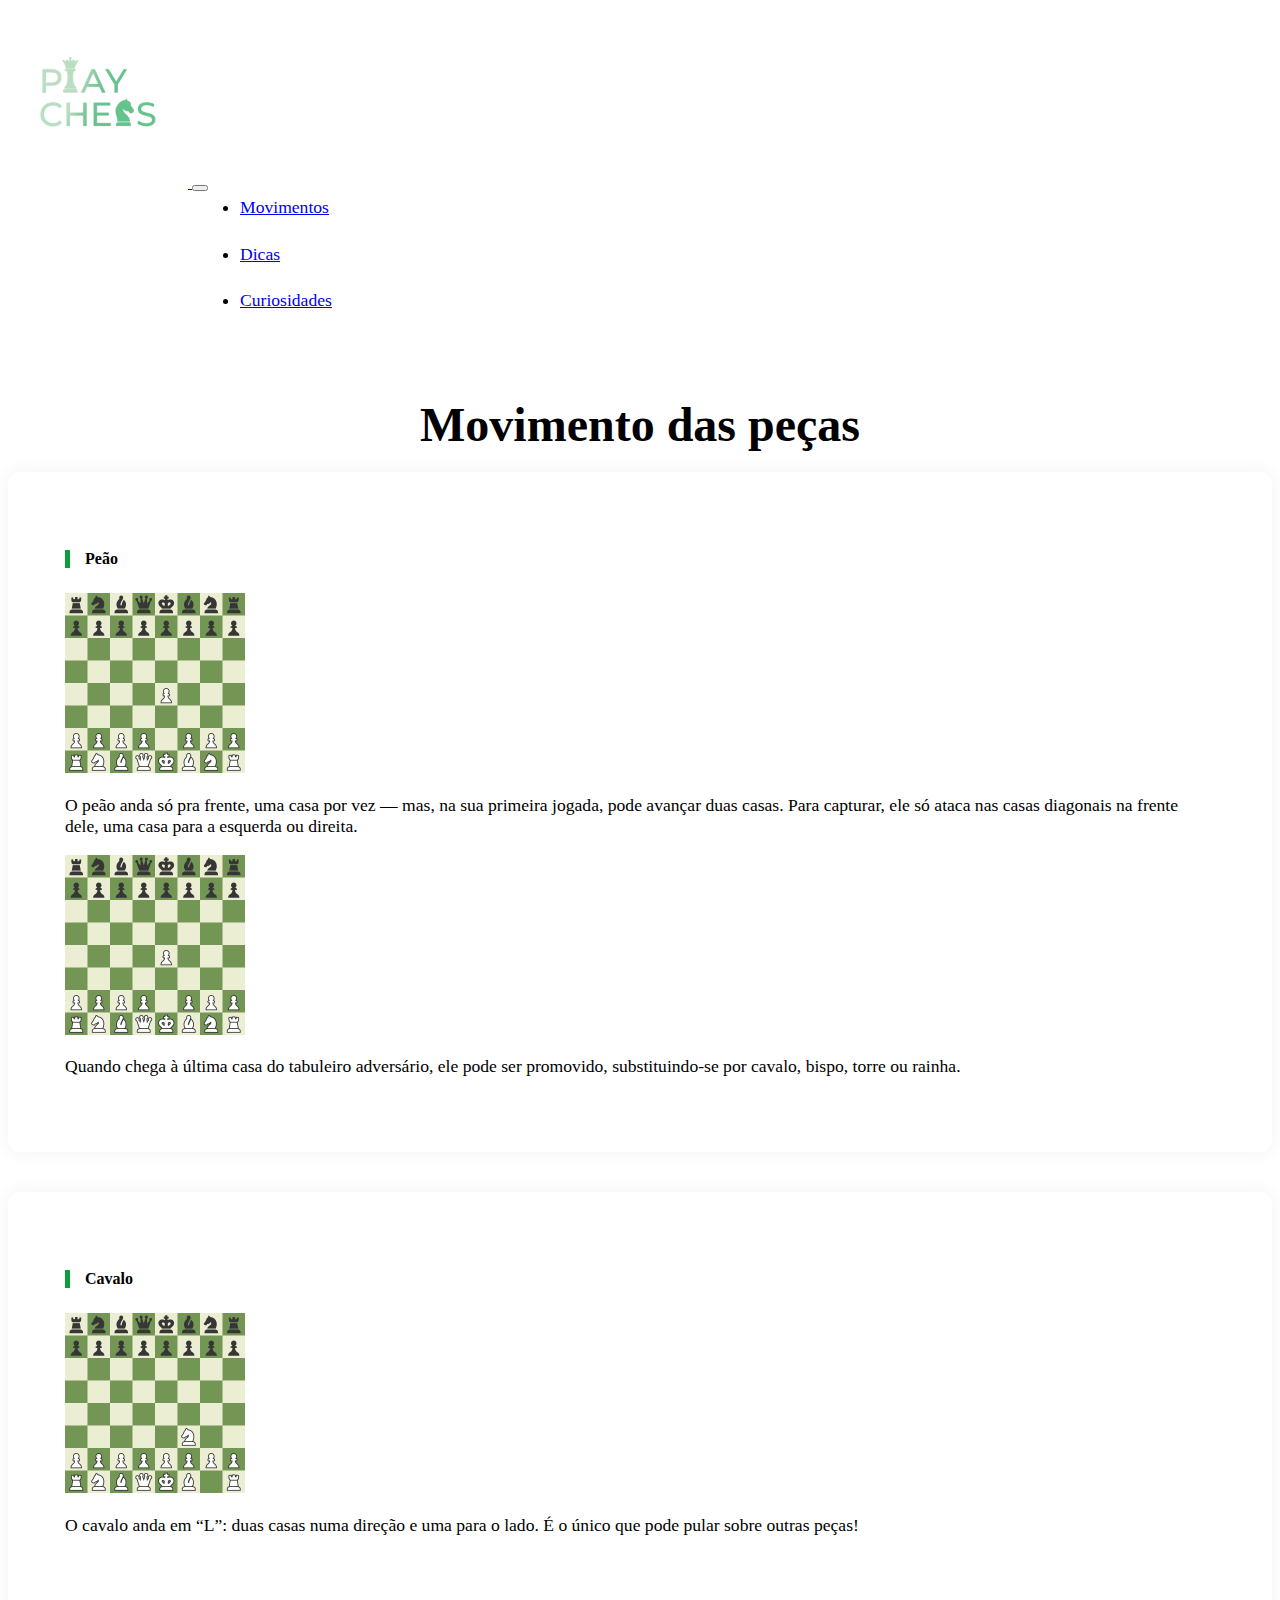
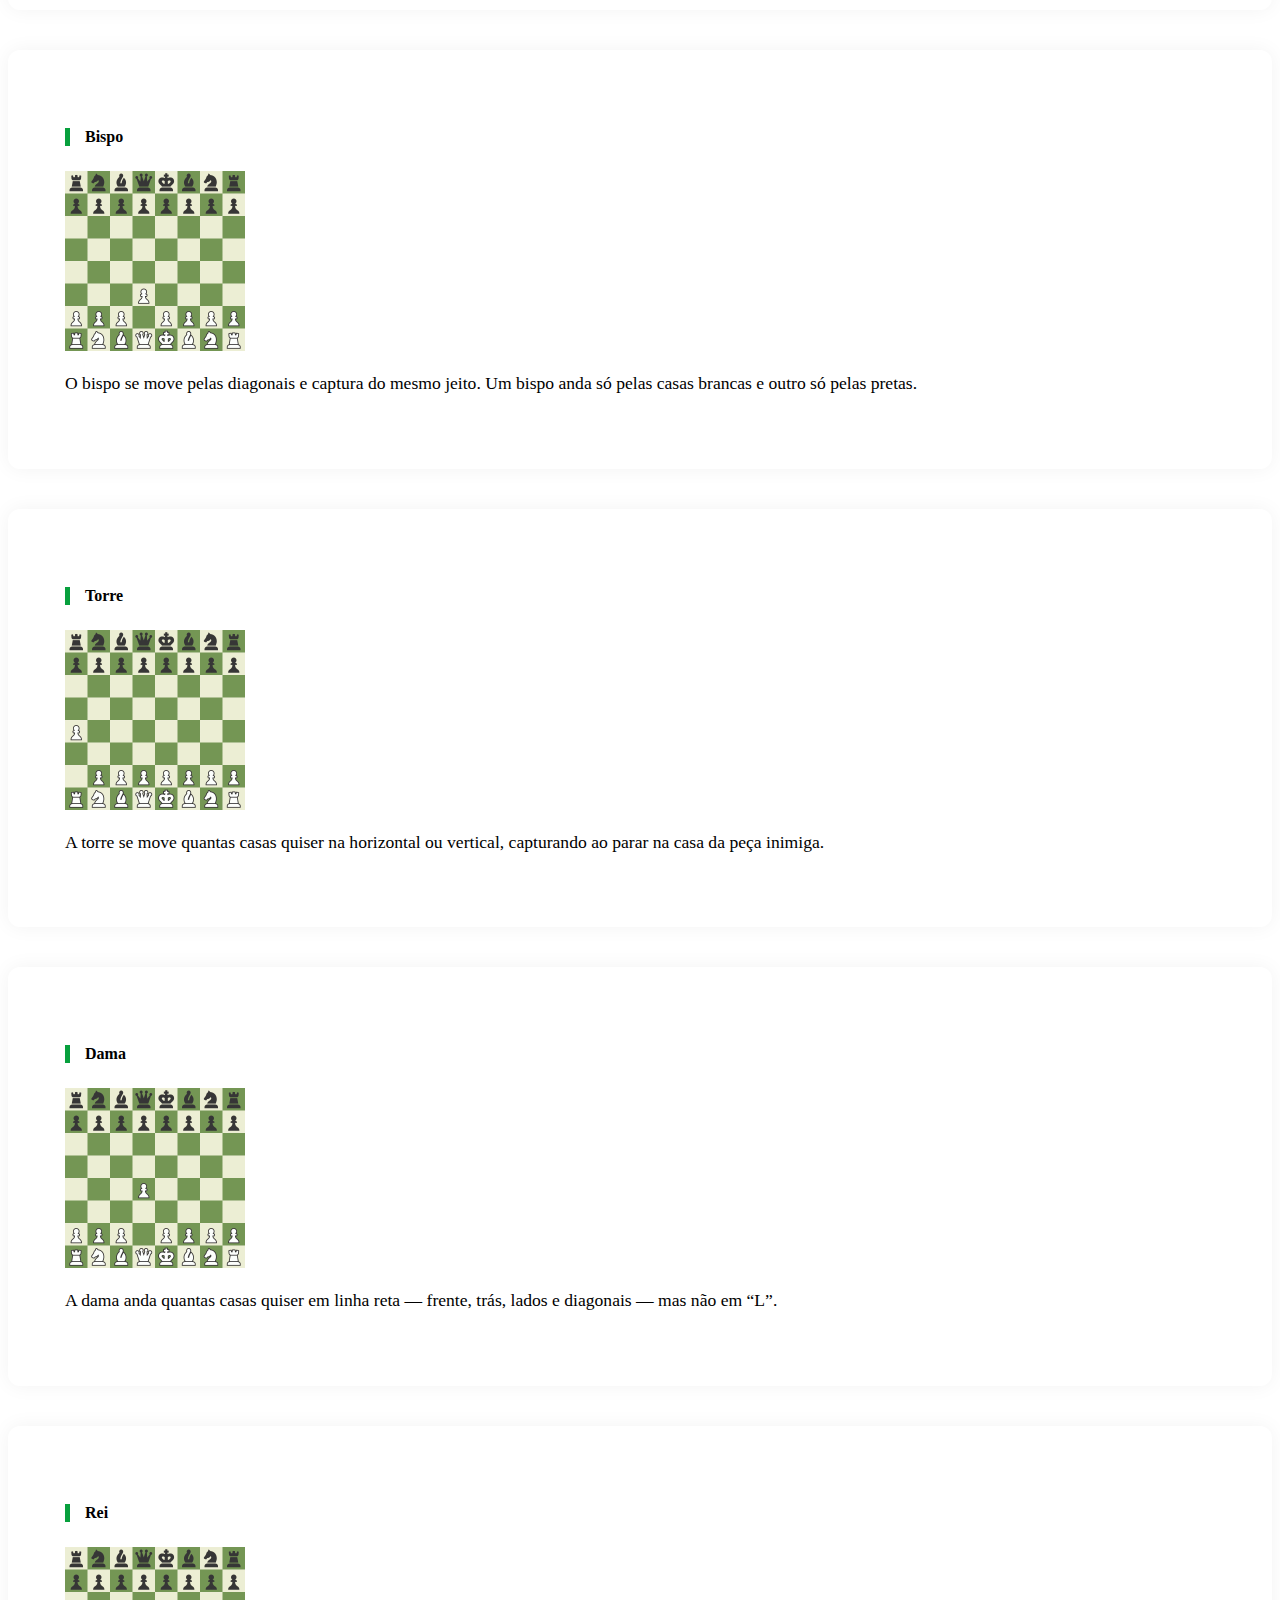
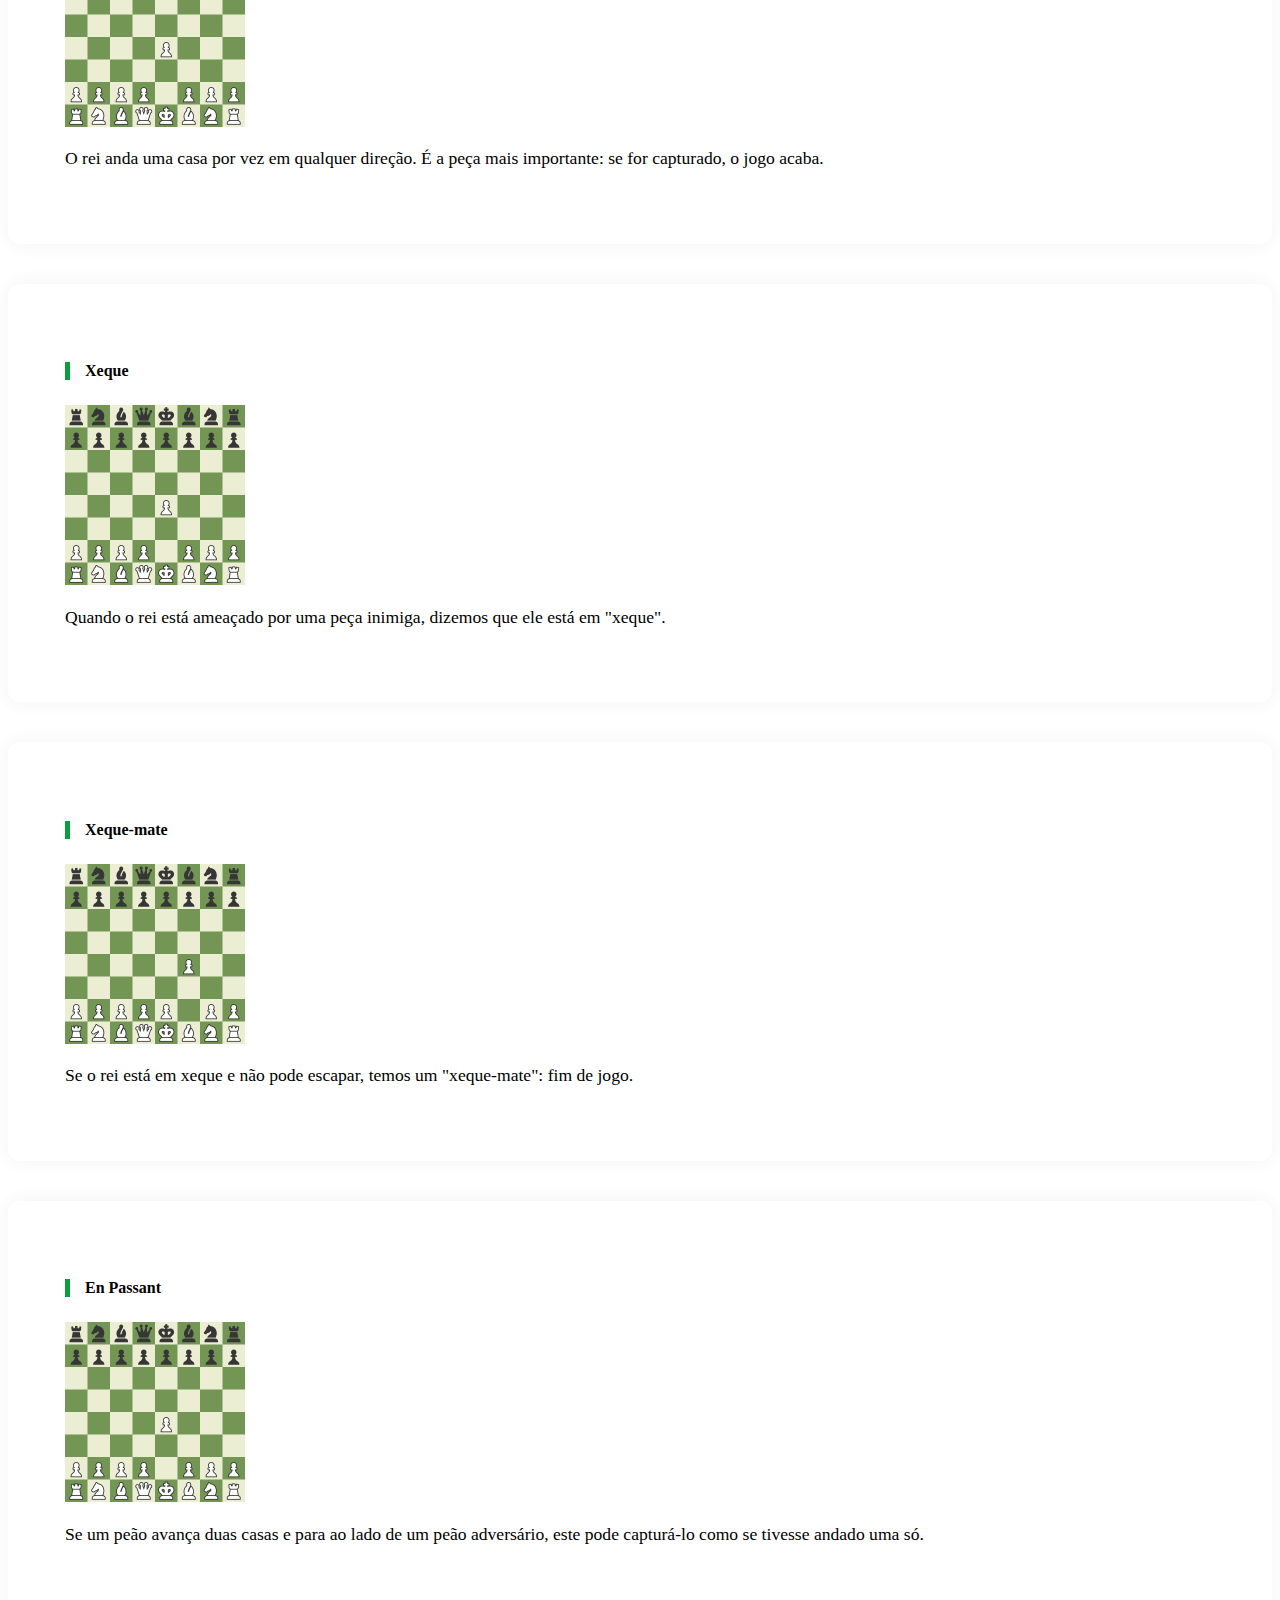
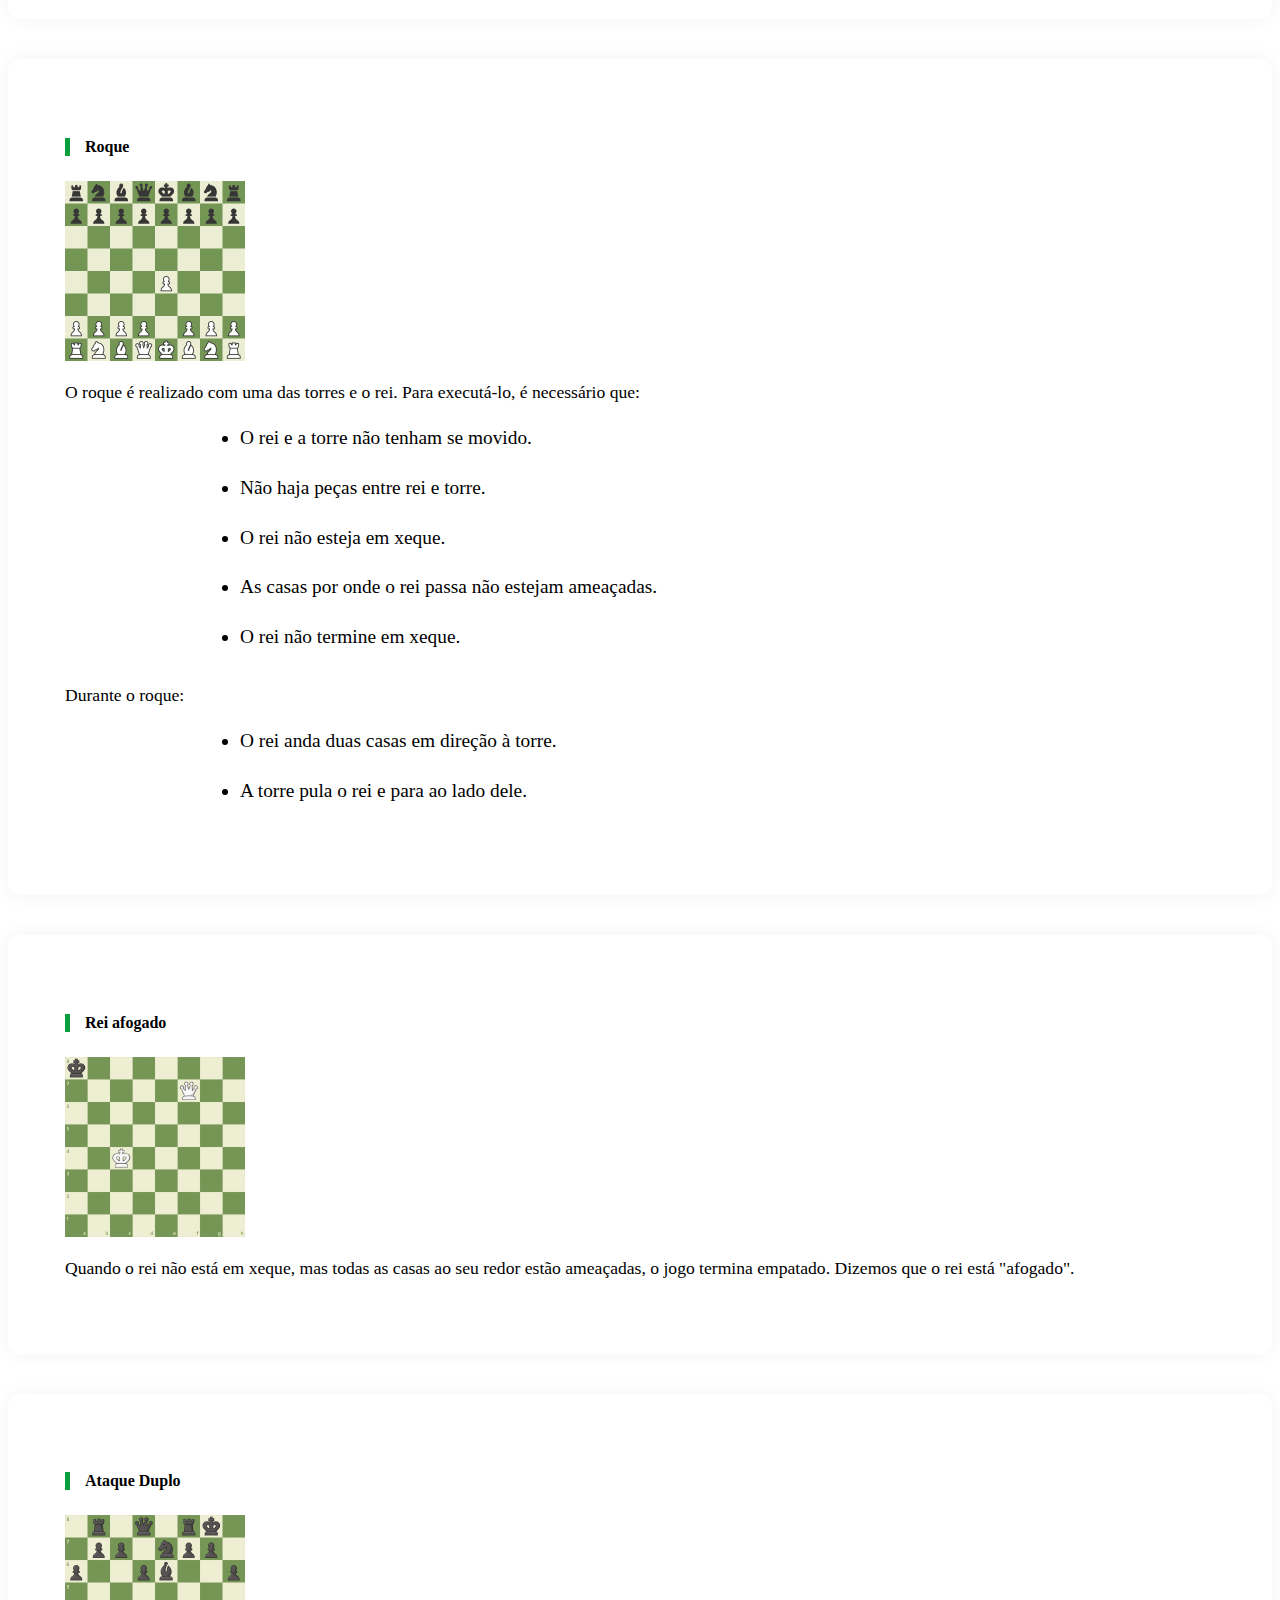
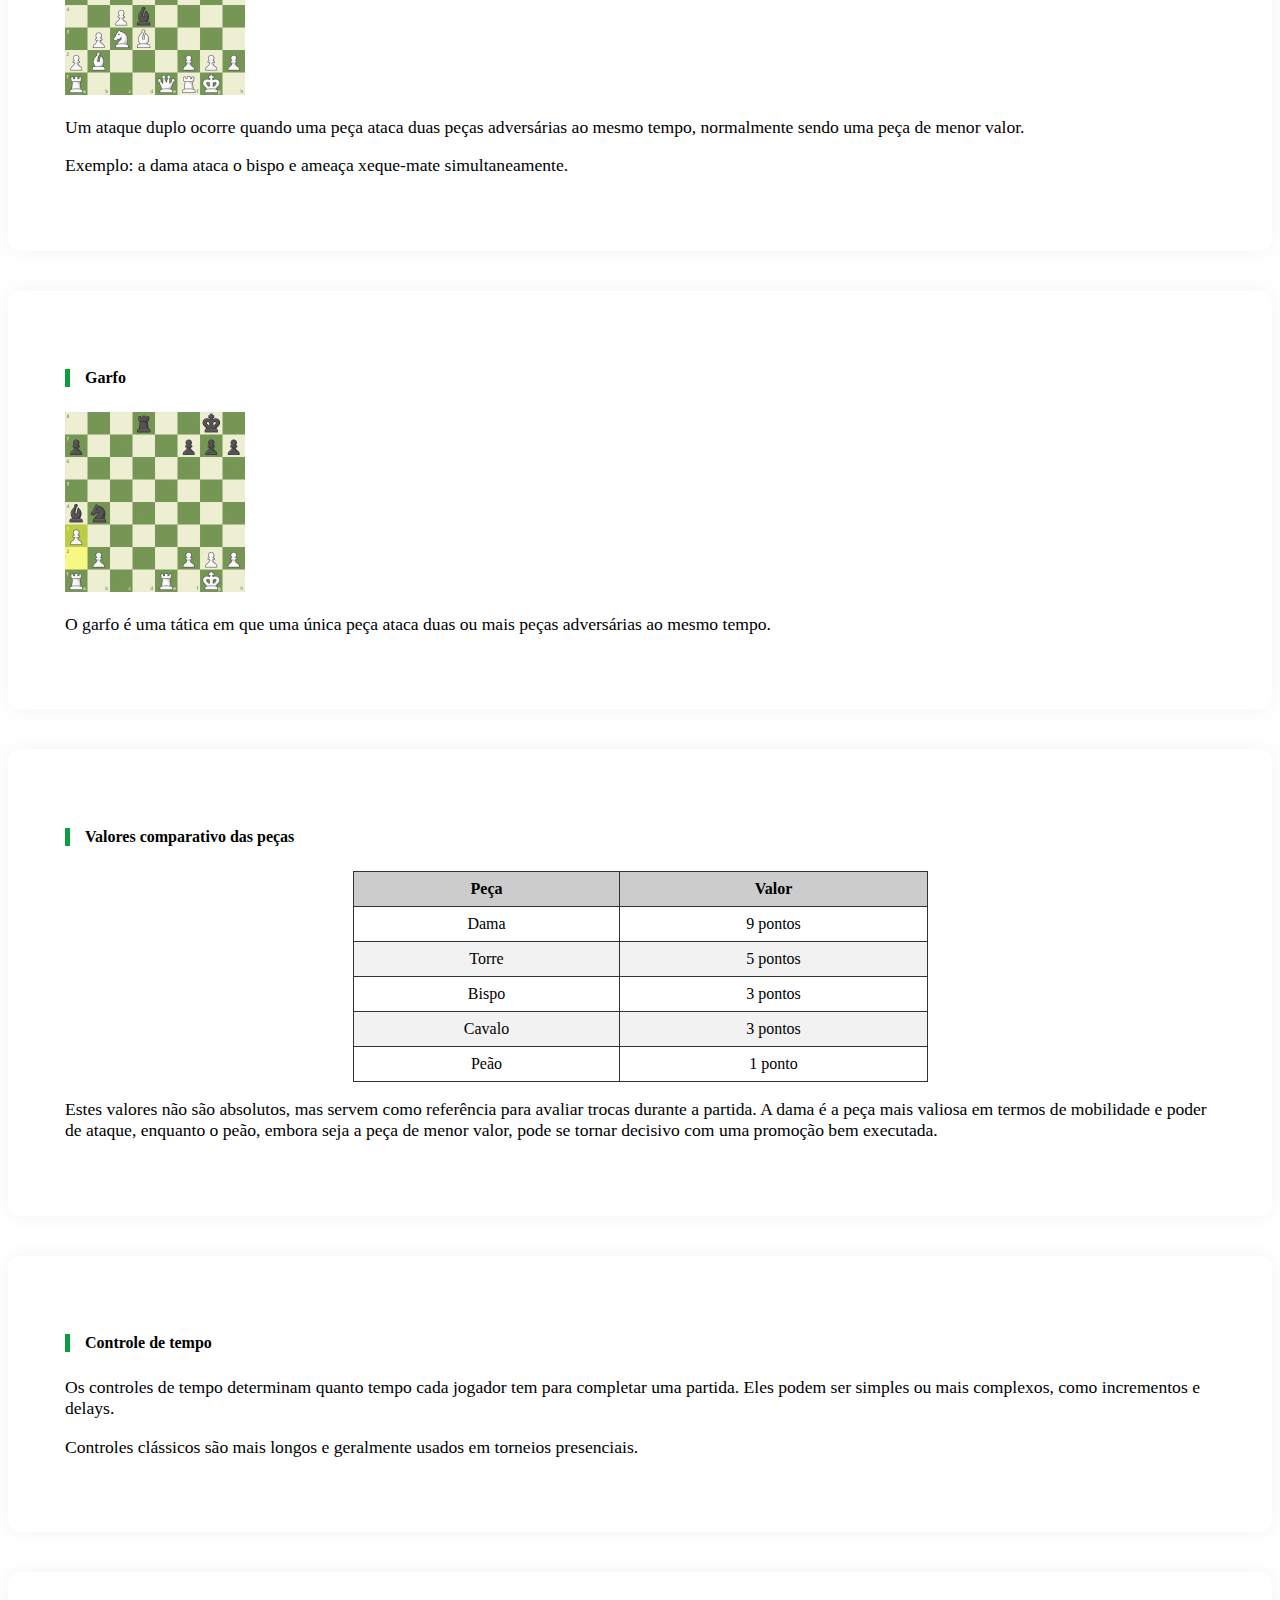
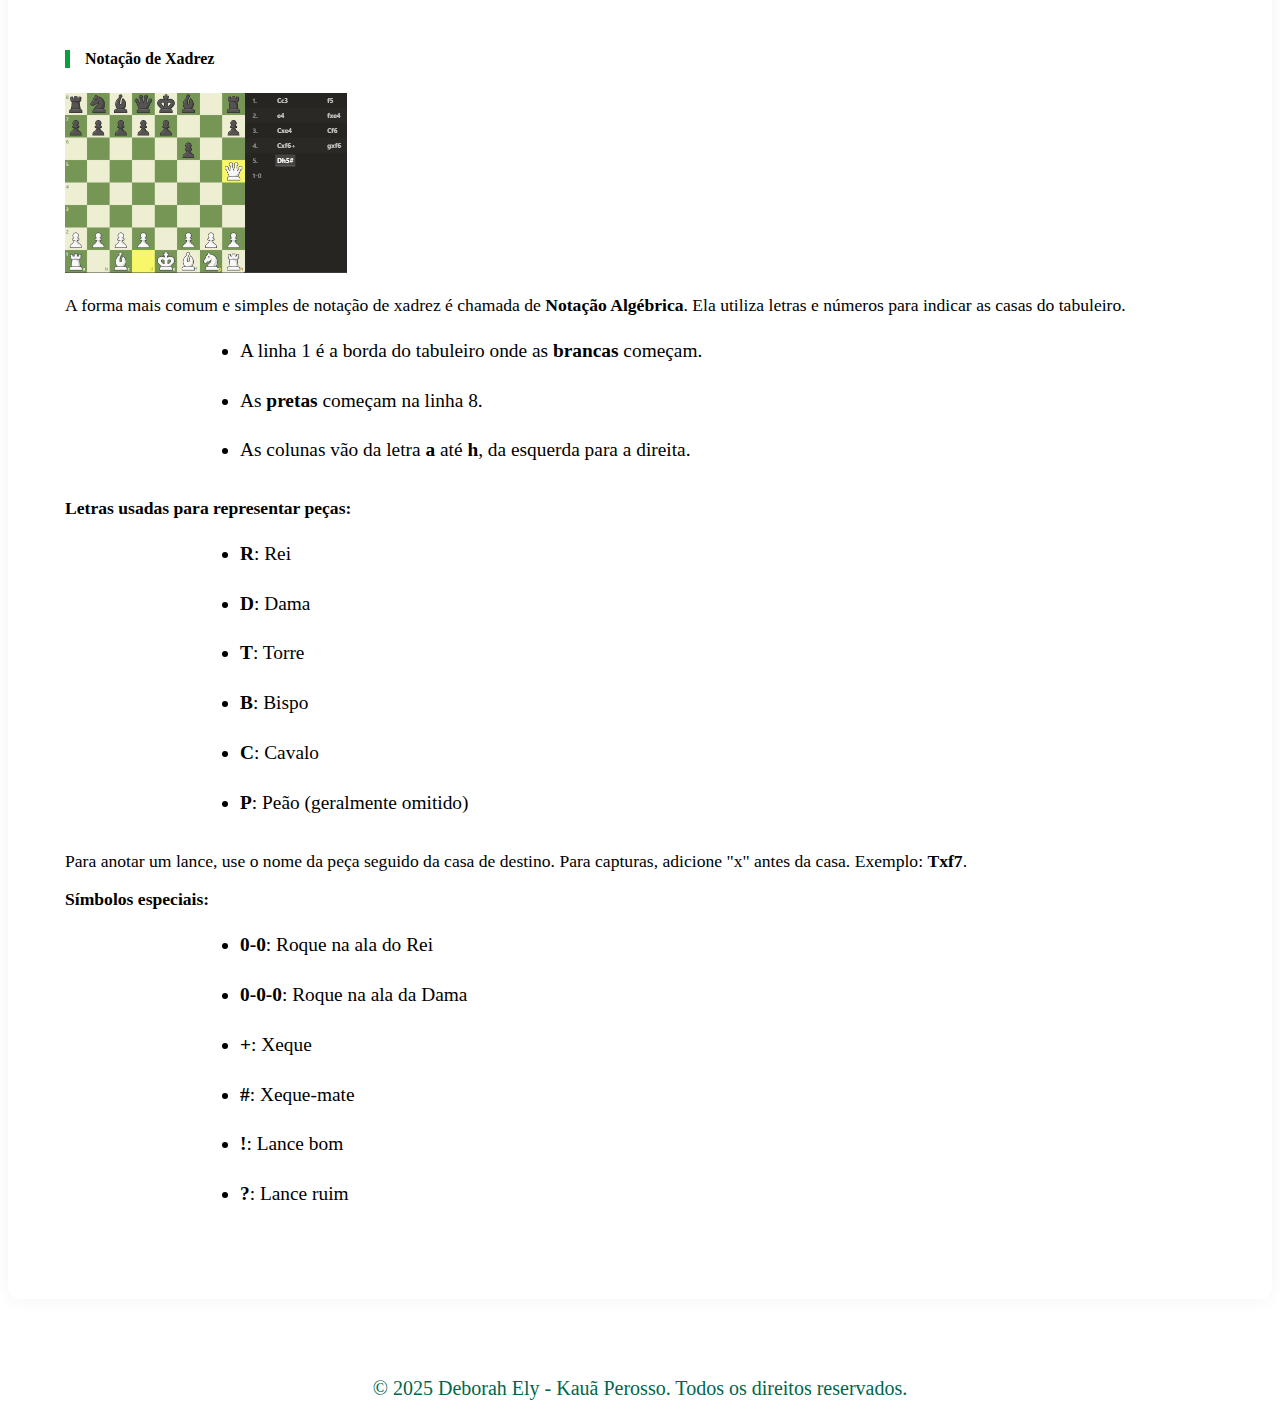
<file: pagina_movimento_pecas.html>
<!DOCTYPE html>
<html lang="en">
<head>
    <meta charset="UTF-8">
    <meta name="viewport" content="width=device-width, initial-scale=1.0">
    <title>Play Chess - Movimento das peças</title>
    <link rel="stylesheet" href="estilos.css">
    <link
                href="https://cdn.jsdelivr.net/npm/bootstrap@5.3.6/dist/css/bootstrap.min.css"
                rel="stylesheet"
                integrity="sha384-4Q6Gf2aSP4eDXB8Miphtr37CMZZQ5oXLH2yaXMJ2w8e2ZtHTl7GptT4jmndRuHDT"
                crossorigin="anonymous"
        />
    <link rel="icon" href="/logos/favicon.png" sizes="16x16" type="image/x-icon">
</head>
<body>
  
   <header>
            <nav class="navbar navbar-expand-lg navbar-dark bg-dark">
            <div class="container">
                <a class="navbar-brand" href="index.html">
                <img src="logos/logo-verde.png" alt="Logo Play Chess" />
                </a>

                <button class="navbar-toggler" type="button" data-bs-toggle="collapse" data-bs-target="#navbarNav"
                aria-controls="navbarNav" aria-expanded="false" aria-label="Toggle navigation">
                <span class="navbar-toggler-icon"></span>
            </button>
            
            <div class="collapse navbar-collapse" id="navbarNav">
                <ul class="navbar-nav ms-auto">
                    <li class="nav-item">
                        <a class="nav-link" href="pagina_movimento_pecas.html">Movimentos</a>
                    </li>
                    <li class="nav-item">
                        <a class="nav-link" href="pagina_dica.html">Dicas</a>
                    </li>
                    <li class="nav-item">
                        <a class="nav-link" href="pagina_curiosidades.html">Curiosidades</a>
                    </li>
                </ul>
            </div>
        </div>
    </nav>
</header>

    <p></p>
    <br>
    <h1>Movimento das peças</h1>

<div class="container py-4">

  <div class="card mb-4 shadow">
    <div class="card-body">
      <h4 class="verde_texto text-start">Peão</h4>
      <div class="row align-items-center">
        <div class="col-md-4 text-center mb-3 mb-md-0">
          <img src="gifs_pag_movimento_pecas/movimento_peao.gif" class="img-fluid rounded" >
        </div>
        <div class="col-md-8 descricao">
          <p>O peão anda só pra frente, uma casa por vez — mas, na sua primeira jogada, pode avançar duas casas. Para capturar, ele só ataca nas casas diagonais na frente dele, uma casa para a esquerda ou direita.</p>
       </div>
        <div class="col-md-4 text-center mb-3 mb-md-0">
          <img src="gifs_pag_movimento_pecas/movimento_peao_promocao.gif" class="img-fluid rounded mt-2" >
        </div>
        <div class="col-md-8 descricao">
          <p>Quando chega à última casa do tabuleiro adversário, ele pode ser promovido, substituindo-se por cavalo, bispo, torre ou rainha.</p>
        </div>
      </div>
    </div>
  </div>

  <!-- Cavalo -->
  <div class="card mb-4 shadow">
    <div class="card-body">
      <h4 class="verde_texto text-start">Cavalo</h4>
      <div class="row align-items-center">
        <div class="col-md-4 text-center mb-3 mb-md-0">
          <img src="gifs_pag_movimento_pecas/movimento_cavalo.gif" class="img-fluid rounded">
        </div>
        <div class="col-md-8 descricao">
          <p>O cavalo anda em “L”: duas casas numa direção e uma para o lado. É o único que pode pular sobre outras peças!</p>
        </div>
      </div>
    </div>
  </div>

  <!-- Bispo -->
  <div class="card mb-4 shadow">
    <div class="card-body">
      <h4 class="verde_texto text-start">Bispo</h4>
      <div class="row align-items-center">
        <div class="col-md-4 text-center mb-3 mb-md-0">
          <img src="gifs_pag_movimento_pecas/movimento_bispo.gif" class="img-fluid rounded">
        </div>
        <div class="col-md-8 descricao">
          <p>O bispo se move pelas diagonais e captura do mesmo jeito. Um bispo anda só pelas casas brancas e outro só pelas pretas.</p>
        </div>
      </div>
    </div>
  </div>

  <!-- Torre -->
  <div class="card mb-4 shadow">
    <div class="card-body">
      <h4 class="verde_texto text-start">Torre</h4>
      <div class="row align-items-center">
        <div class="col-md-4 text-center mb-3 mb-md-0">
          <img src="gifs_pag_movimento_pecas/movimento_torre.gif" class="img-fluid rounded">
        </div>
        <div class="col-md-8 descricao">
          <p>A torre se move quantas casas quiser na horizontal ou vertical, capturando ao parar na casa da peça inimiga.</p>
        </div>
      </div>
    </div>
  </div>

  <!-- Dama -->
  <div class="card mb-4 shadow">
    <div class="card-body">
      <h4 class="verde_texto text-start">Dama</h4>
      <div class="row align-items-center">
        <div class="col-md-4 text-center mb-3 mb-md-0">
          <img src="gifs_pag_movimento_pecas/movimento_rainha.gif" class="img-fluid rounded">
        </div>
        <div class="col-md-8 descricao">
          <p>A dama anda quantas casas quiser em linha reta — frente, trás, lados e diagonais — mas não em “L”.</p>
        </div>
      </div>
    </div>
  </div>

  <!-- Rei -->
  <div class="card mb-4 shadow">
    <div class="card-body">
      <h4 class="verde_texto text-start">Rei</h4>
      <div class="row align-items-center">
        <div class="col-md-4 text-center mb-3 mb-md-0">
          <img src="gifs_pag_movimento_pecas/movimento_rei.gif" class="img-fluid rounded">
        </div>
        <div class="col-md-8 descricao">
          <p>O rei anda uma casa por vez em qualquer direção. É a peça mais importante: se for capturado, o jogo acaba.</p>
        </div>
      </div>
    </div>
  </div>

  <!-- Xeque -->
  <div class="card mb-4 shadow">
    <div class="card-body">
      <h4 class="verde_texto text-start">Xeque</h4>
      <div class="row align-items-center">
        <div class="col-md-4 text-center mb-3 mb-md-0">
          <img src="gifs_pag_movimento_pecas/xeque.gif" class="img-fluid rounded" >
        </div>
        <div class="col-md-8 descricao">
          <p>Quando o rei está ameaçado por uma peça inimiga, dizemos que ele está em "xeque".</p>
        </div>
      </div>
    </div>
  </div>

  <!-- Xeque-mate -->
  <div class="card mb-4 shadow">
    <div class="card-body">
      <h4 class="verde_texto text-start">Xeque-mate</h4>
      <div class="row align-items-center">
        <div class="col-md-4 text-center mb-3 mb-md-0">
          <img src="gifs_pag_movimento_pecas/xeque_mate.gif" class="img-fluid rounded">
        </div>
        <div class="col-md-8 descricao">
          <p>Se o rei está em xeque e não pode escapar, temos um "xeque-mate": fim de jogo.</p>
        </div>
      </div>
    </div>
  </div>

  <!-- En Passant -->
  <div class="card mb-4 shadow">
    <div class="card-body">
      <h4 class="verde_texto text-start">En Passant</h4>
      <div class="row align-items-center">
        <div class="col-md-4 text-center mb-3 mb-md-0">
          <img src="gifs_pag_movimento_pecas/en_passant.gif" class="img-fluid rounded">
        </div>
        <div class="col-md-8 descricao">
          <p>Se um peão avança duas casas e para ao lado de um peão adversário, este pode capturá-lo como se tivesse andado uma só.</p>
        </div>
      </div>
    </div>
  </div>
</div>

<div class="container py-4">
    <div class="card mb-4 shadow">
    <div class="card-body">
      <h4 class="verde_texto text-start">Roque</h4>
      <div class="row align-items-center">
        <div class="col-md-4 text-center mb-3 mb-md-0">
          <img src="gifs_pag_movimento_pecas/roque.gif" class="img-fluid rounded">
        </div>
        <div class="col-md-8 descricao">
          <p>O roque é realizado com uma das torres e o rei. Para executá-lo, é necessário que:</p>
          <ul>
            <li>O rei e a torre não tenham se movido.</li>
            <li>Não haja peças entre rei e torre.</li>
            <li>O rei não esteja em xeque.</li>
            <li>As casas por onde o rei passa não estejam ameaçadas.</li>
            <li>O rei não termine em xeque.</li>
          </ul>
          <p>Durante o roque:</p>
          <ul>
            <li>O rei anda duas casas em direção à torre.</li>
            <li>A torre pula o rei e para ao lado dele.</li>
          </ul>
        </div>
      </div>
    </div>
  </div>

  <!-- Rei afogado -->
  <div class="card mb-4 shadow">
    <div class="card-body">
      <h4 class="verde_texto text-start">Rei afogado</h4>
      <div class="row align-items-center">
        <div class="col-md-4 text-center">
          <img src="gifs_pag_movimento_pecas/afogamento.gif" class="img-fluid rounded">
        </div>
        <div class="col-md-8 descricao">
          <p>Quando o rei não está em xeque, mas todas as casas ao seu redor estão ameaçadas, o jogo termina empatado. Dizemos que o rei está "afogado".</p>
        </div>
      </div>
    </div>
  </div>

  <!-- Ataque Duplo -->
  <div class="card mb-4 shadow">
    <div class="card-body">
      <h4 class="verde_texto text-start">Ataque Duplo</h4>
      <div class="row align-items-center">
        <div class="col-md-4 text-center">
          <img src="gifs_pag_movimento_pecas/ataque_duplo.gif" class="img-fluid rounded">
        </div>
        <div class="col-md-8 descricao">
          <p>Um ataque duplo ocorre quando uma peça ataca duas peças adversárias ao mesmo tempo, normalmente sendo uma peça de menor valor.</p>
          <p class="mt-2">Exemplo: a dama ataca o bispo e ameaça xeque-mate simultaneamente.</p>
        </div>
      </div>
    </div>
  </div>

  <!-- Garfo -->
  <div class="card mb-4 shadow">
    <div class="card-body">
      <h4 class="verde_texto text-start">Garfo</h4>
      <div class="row align-items-center">
        <div class="col-md-4 text-center">
          <img src="gifs_pag_movimento_pecas/garfo.gif" class="img-fluid rounded">
        </div>
        <div class="col-md-8 descricao">
          <p>O garfo é uma tática em que uma única peça ataca duas ou mais peças adversárias ao mesmo tempo.</p>
        </div>
      </div>
    </div>
  </div>

  <!-- Valores comparativos -->
  <div class="card mb-4 shadow">
  <div class="card-body">
    <h4 class="verde_texto text-start">Valores comparativo das peças</h4>
    <div class="row align-items-center">
      <div class="col-md-5">
        <table class="table table-bordered text-center">
          <thead class="table-light">
            <tr>
              <th>Peça</th>
              <th>Valor</th>
            </tr>
          </thead>
          <tbody>
            <tr>
              <td>Dama</td>
              <td>9 pontos</td>
            </tr>
            <tr>
              <td>Torre</td>
              <td>5 pontos</td>
            </tr>
            <tr>
              <td>Bispo</td>
              <td>3 pontos</td>
            </tr>
            <tr>
              <td>Cavalo</td>
              <td>3 pontos</td>
            </tr>
            <tr>
              <td>Peão</td>
              <td>1 ponto</td>
            </tr>
          </tbody>
        </table>
      </div>
      <div class="col-md-7 descricao">
        <p>Estes valores não são absolutos, mas servem como referência para avaliar trocas durante a partida. A dama é a peça mais valiosa em termos de mobilidade e poder de ataque, enquanto o peão, embora seja a peça de menor valor, pode se tornar decisivo com uma promoção bem executada.</p>
      </div>
    </div>
  </div>
</div>

  <!-- Controle de tempo -->
  <div class="card mb-4 shadow">
    <div class="card-body">
      <h4 class="verde_texto text-start">Controle de tempo</h4>
      <div class="descricao">
        <p>Os controles de tempo determinam quanto tempo cada jogador tem para completar uma partida. Eles podem ser simples ou mais complexos, como incrementos e delays.</p>
        <p>Controles clássicos são mais longos e geralmente usados em torneios presenciais.</p>
      </div>
    </div>
  </div>

    <!-- Notação de Xadrez -->
    <div class="card mb-4 shadow">
    <div class="card-body">
        <h4 class="verde_texto text-start">Notação de Xadrez</h4>
        <div class="row align-items-center">
        <div class="col-md-4 text-center mb-3 mb-md-0">
            <img src="imagens_pag_movimento_pecas/notacao_xadrez.png" class="img-fluid rounded" alt="Notação de Xadrez">
        </div>
        <div class="col-md-8 descricao">
            <p>
            A forma mais comum e simples de notação de xadrez é chamada de <strong>Notação Algébrica</strong>. Ela utiliza letras e números para indicar as casas do tabuleiro.
            </p>
            <ul>
            <li>A linha 1 é a borda do tabuleiro onde as <strong>brancas</strong> começam.</li>
            <li>As <strong>pretas</strong> começam na linha 8.</li>
            <li>As colunas vão da letra <strong>a</strong> até <strong>h</strong>, da esquerda para a direita.</li>
            </ul>
            <p><strong>Letras usadas para representar peças:</strong></p>
            <ul>
            <li><strong>R</strong>: Rei</li>
            <li><strong>D</strong>: Dama</li>
            <li><strong>T</strong>: Torre</li>
            <li><strong>B</strong>: Bispo</li>
            <li><strong>C</strong>: Cavalo</li>
            <li><strong>P</strong>: Peão (geralmente omitido)</li>
            </ul>
            <p>
            Para anotar um lance, use o nome da peça seguido da casa de destino. Para capturas, adicione "x" antes da casa. Exemplo: <strong>Txf7</strong>.
            </p>
            <p><strong>Símbolos especiais:</strong></p>
            <ul>
            <li><strong>0-0</strong>: Roque na ala do Rei</li>
            <li><strong>0-0-0</strong>: Roque na ala da Dama</li>
            <li><strong>+</strong>: Xeque</li>
            <li><strong>#</strong>: Xeque-mate</li>
            <li><strong>!</strong>: Lance bom</li>
            <li><strong>?</strong>: Lance ruim</li>
            </ul>
        </div>
        </div>
    </div>
    </div>
</div>
<footer>
      <br>
      <p class="roda">
          © 2025 Deborah Ely - Kauã Perosso. Todos os direitos reservados.
      <br>
      </p>
    </footer>

<script
            src="https://cdn.jsdelivr.net/npm/bootstrap@5.3.6/dist/js/bootstrap.bundle.min.js"
            integrity="sha384-j1CDi7MgGQ12Z7Qab0qlWQ/Qqz24Gc6BM0thvEMVjHnfYGF0rmFCozFSxQBxwHKO"
            crossorigin="anonymous"
    ></script> 
</body>
</html>
</file>
<file: estilos.css>
h1 {
  text-align: center;
  color: #000000;
  margin-bottom: 20px;
  font-size: 3em;
}


h2, h3 {
  text-align: center;
  color: #000000;
  margin-bottom: 15px;
  line-height: 1.5;
}

ul {
  max-width: 800px;
  margin: 0 auto 30px auto;
  padding: 0 20px;
  line-height: 1.8;
  font-size: 1.1em;
  color: #000;
}

li {
  margin-bottom: 15px;
  color: #000;
}

table {
  margin: 0 auto;
  border-collapse: collapse;
  width: 50%;
}
th, td {
  border: 1px solid #333;
  padding: 8px;
  text-align: center;
}

thead {
  background-color: #ccc;
}

tbody tr:nth-child(even) {
  background-color: #f2f2f2;
}

.site-container {
  display: flex;
  flex-direction: row;
  gap: 20px;
  justify-content: center;
  flex-wrap: wrap;
  margin-bottom: 40px;
}

.site-container a:hover {
  transform: scale(1.05);
}

.site-container a img {
  max-width: 150px;
  height: auto;
  border-radius: 8px;
  box-shadow: 0 4px 8px rgba(0, 0, 0, 0.1);
}

ul[style] li {
  background: #fff;
  border-radius: 12px;
  padding: 10px;
  box-shadow: 0 2px 6px rgba(0, 0, 0, 0.1);
  color: #000;
}

ul[style] li img {
  border-radius: 10px;
  margin-bottom: 10px;
}

em {
  font-weight: bold;
  color: #000;
}

.site-container.no-card a {
  display: inline;
  transition: none;
  box-shadow: none !important;
  border-radius: 0 !important;
}
.site-container.no-card a img {
  box-shadow: none !important;
  border-radius: 0 !important;
}

.roda{
    text-align: center;
    color: #00674a;
    font-size: 20px;
  }

.imagem-arredondada {
  border-radius: 10px; 
  width: 450px;       
  height: auto;        
  object-fit: cover;   
}

.highlight {
      background-color: #ffffff;
      border-radius: 12px;
      padding: 25px;
      box-shadow: 0 0 20px rgba(0,0,0,0.05);
      margin-bottom: 40px;
}

.verde_texto {
      border-left: 5px solid #07a03d;
      padding-left: 15px;
      margin-bottom: 25px;
      font-weight: 600;
}
    .card img {
      object-fit: cover;
      height: 180px;
}
    .info-image {
      border-radius: 12px;
      max-width: 60%;
      height: auto;
}
  .card {
    background-color: #ffffff;
    border-radius: 12px;
    padding: 25px;
    box-shadow: 0 0 20px rgba(0, 0, 0, 0.05);
    margin-bottom: 40px;
  }

  
  .descricao {
    font-size: 1.1rem;
  }

  .card-body {
    padding: 2rem;
  }


  

  
  .navbar-brand img {
    max-height: 180px;
    height: auto;
    width: auto;
  }
</file>
